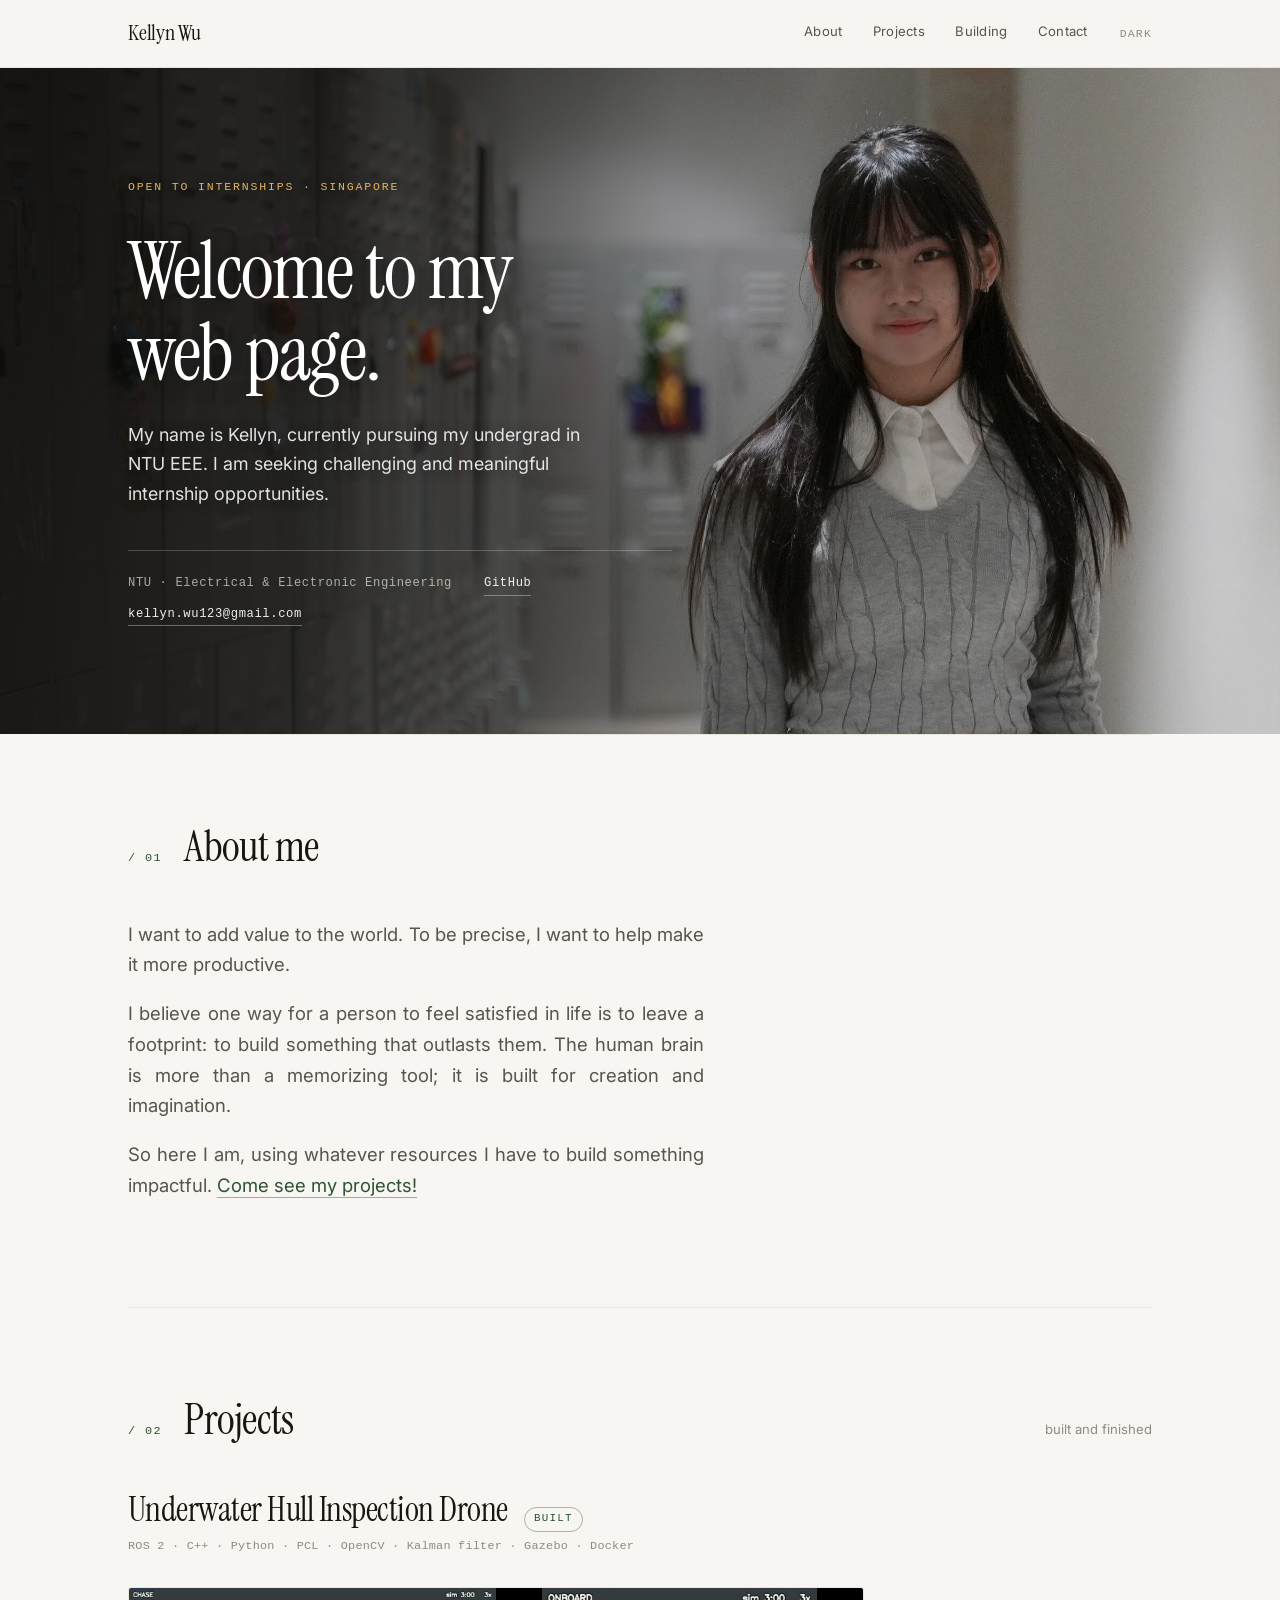
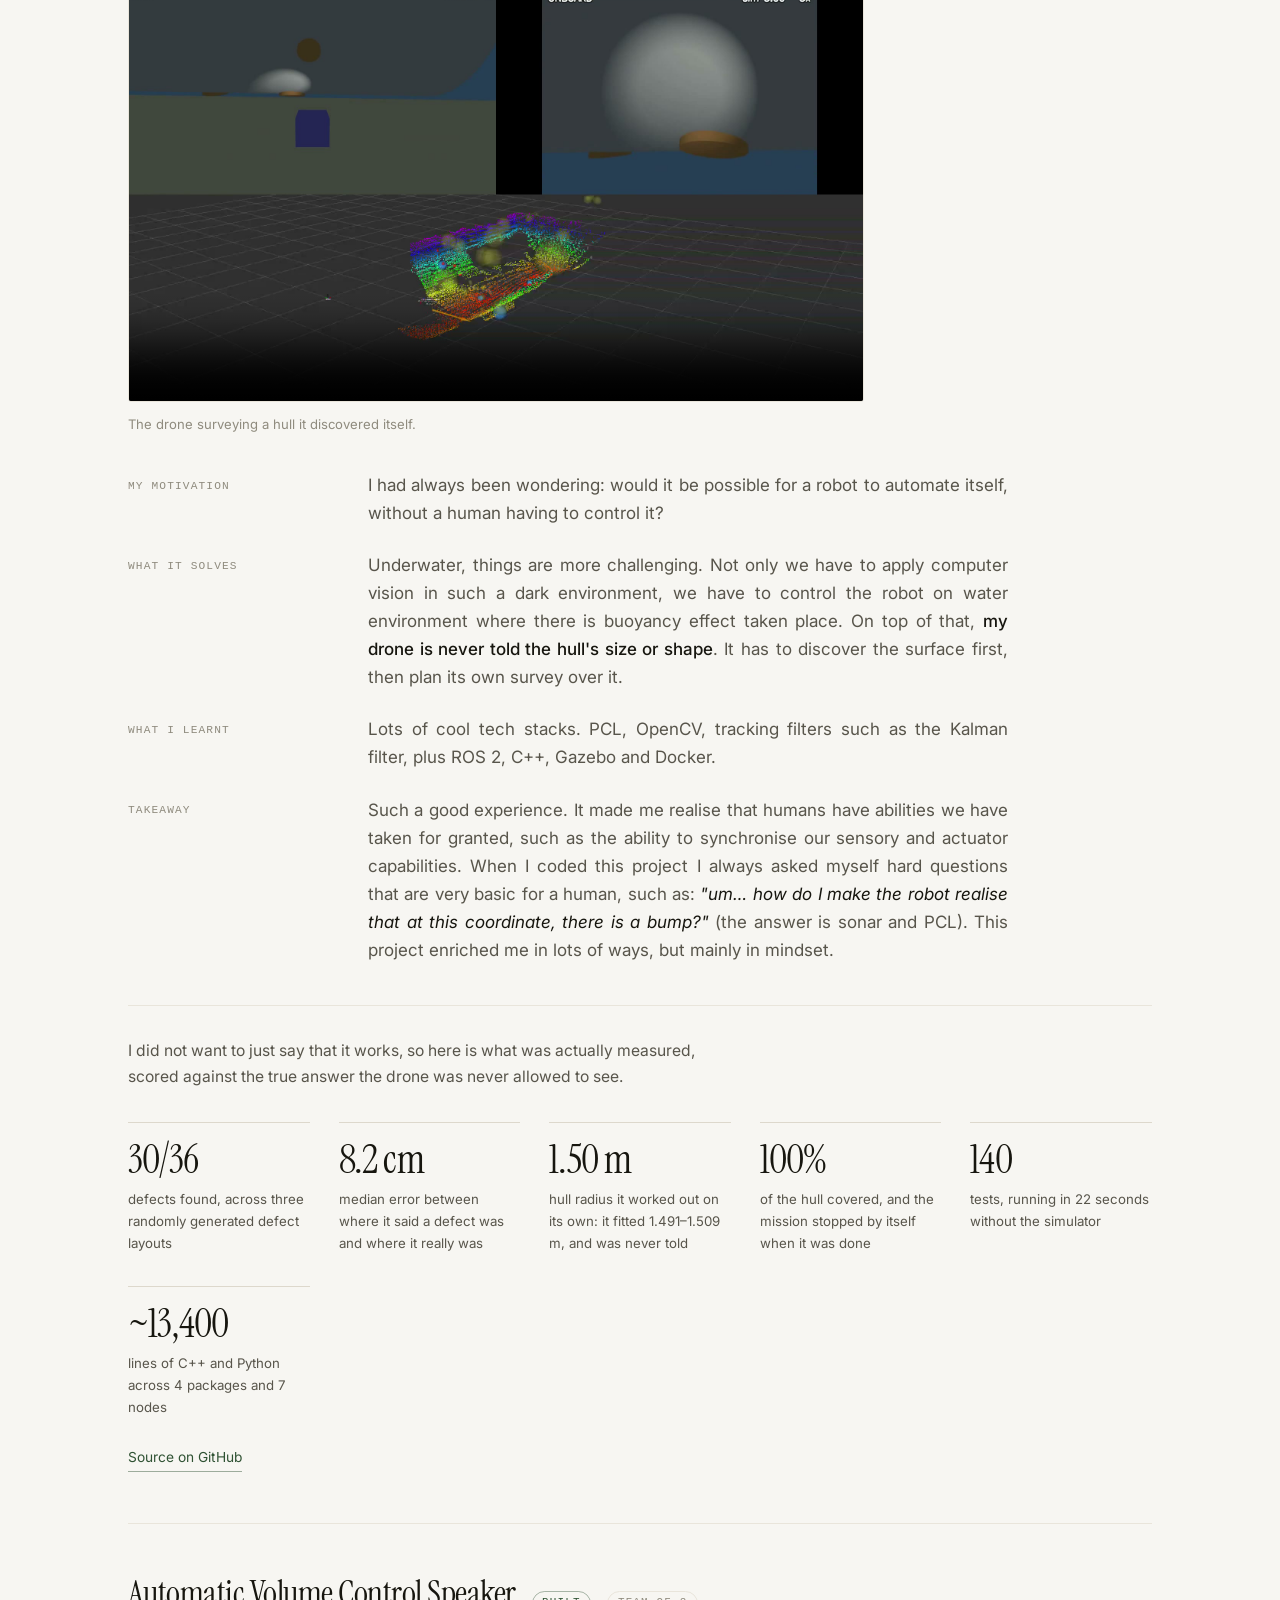
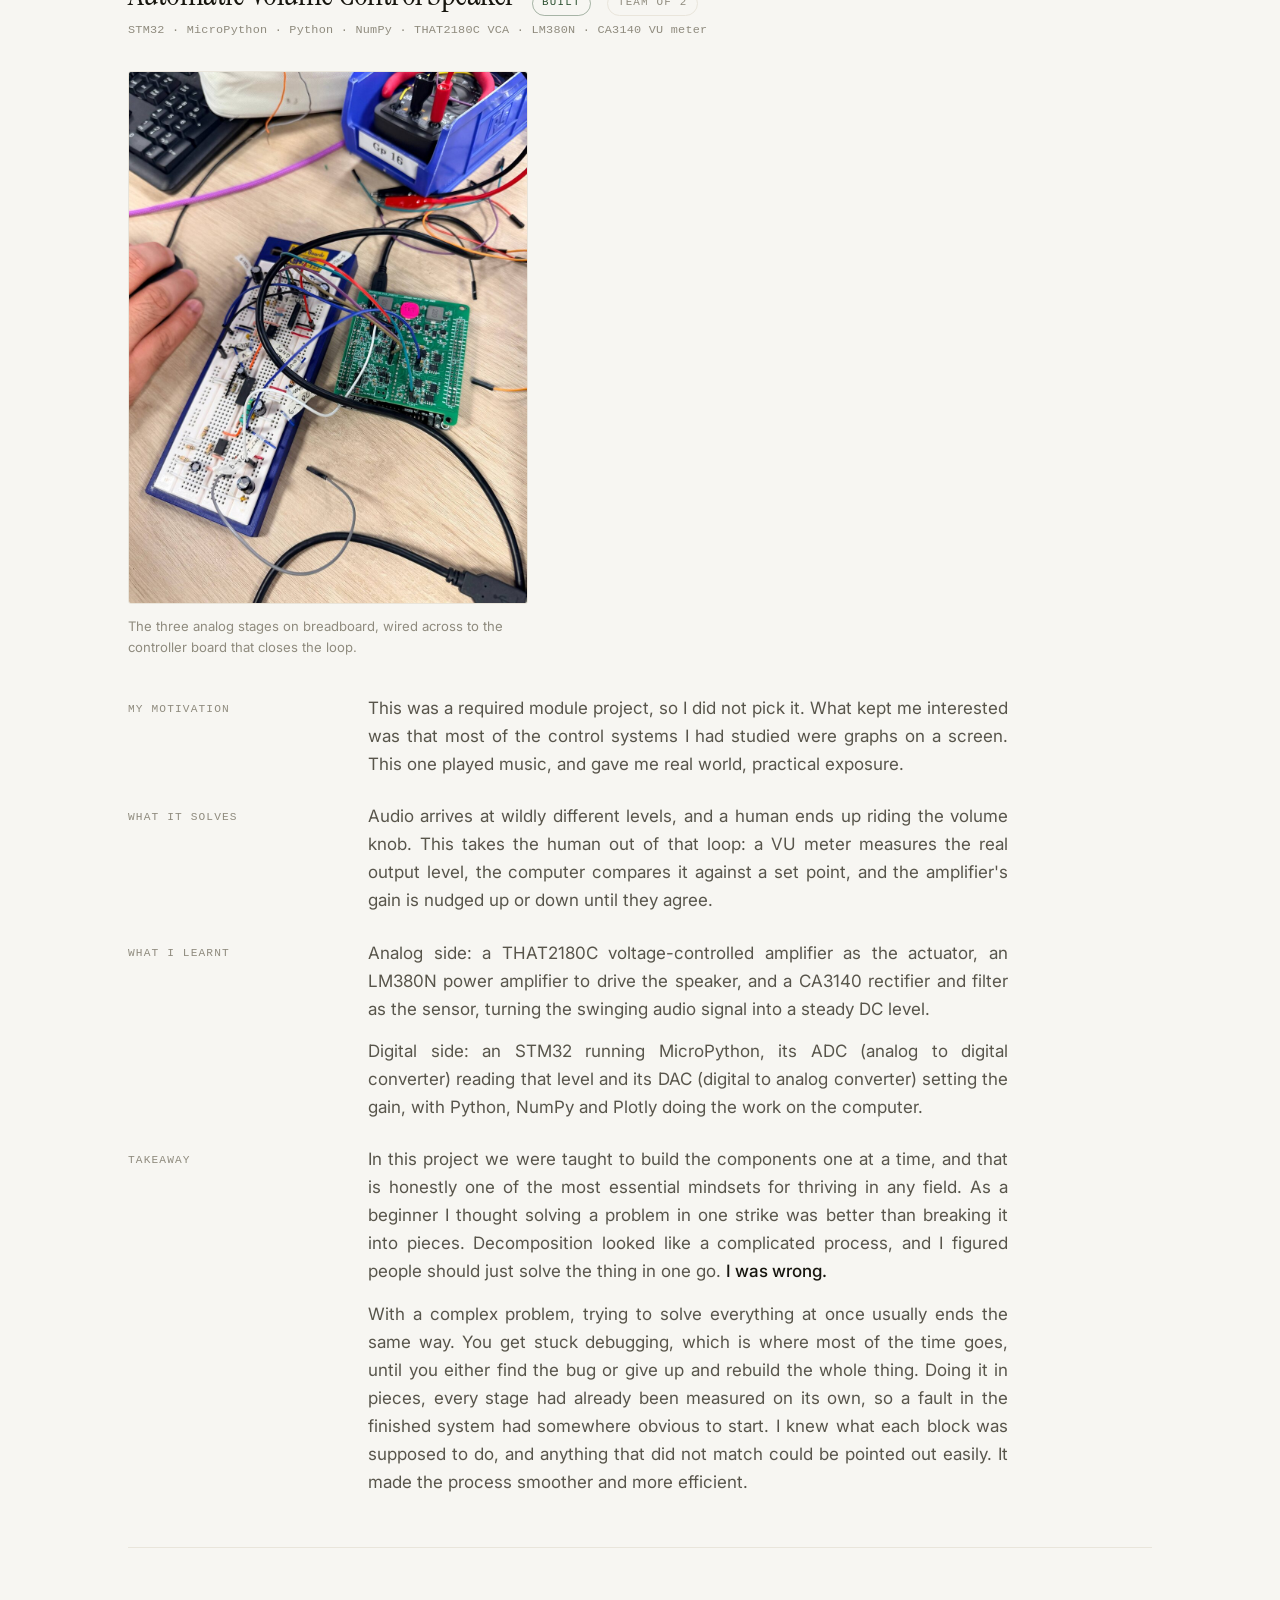
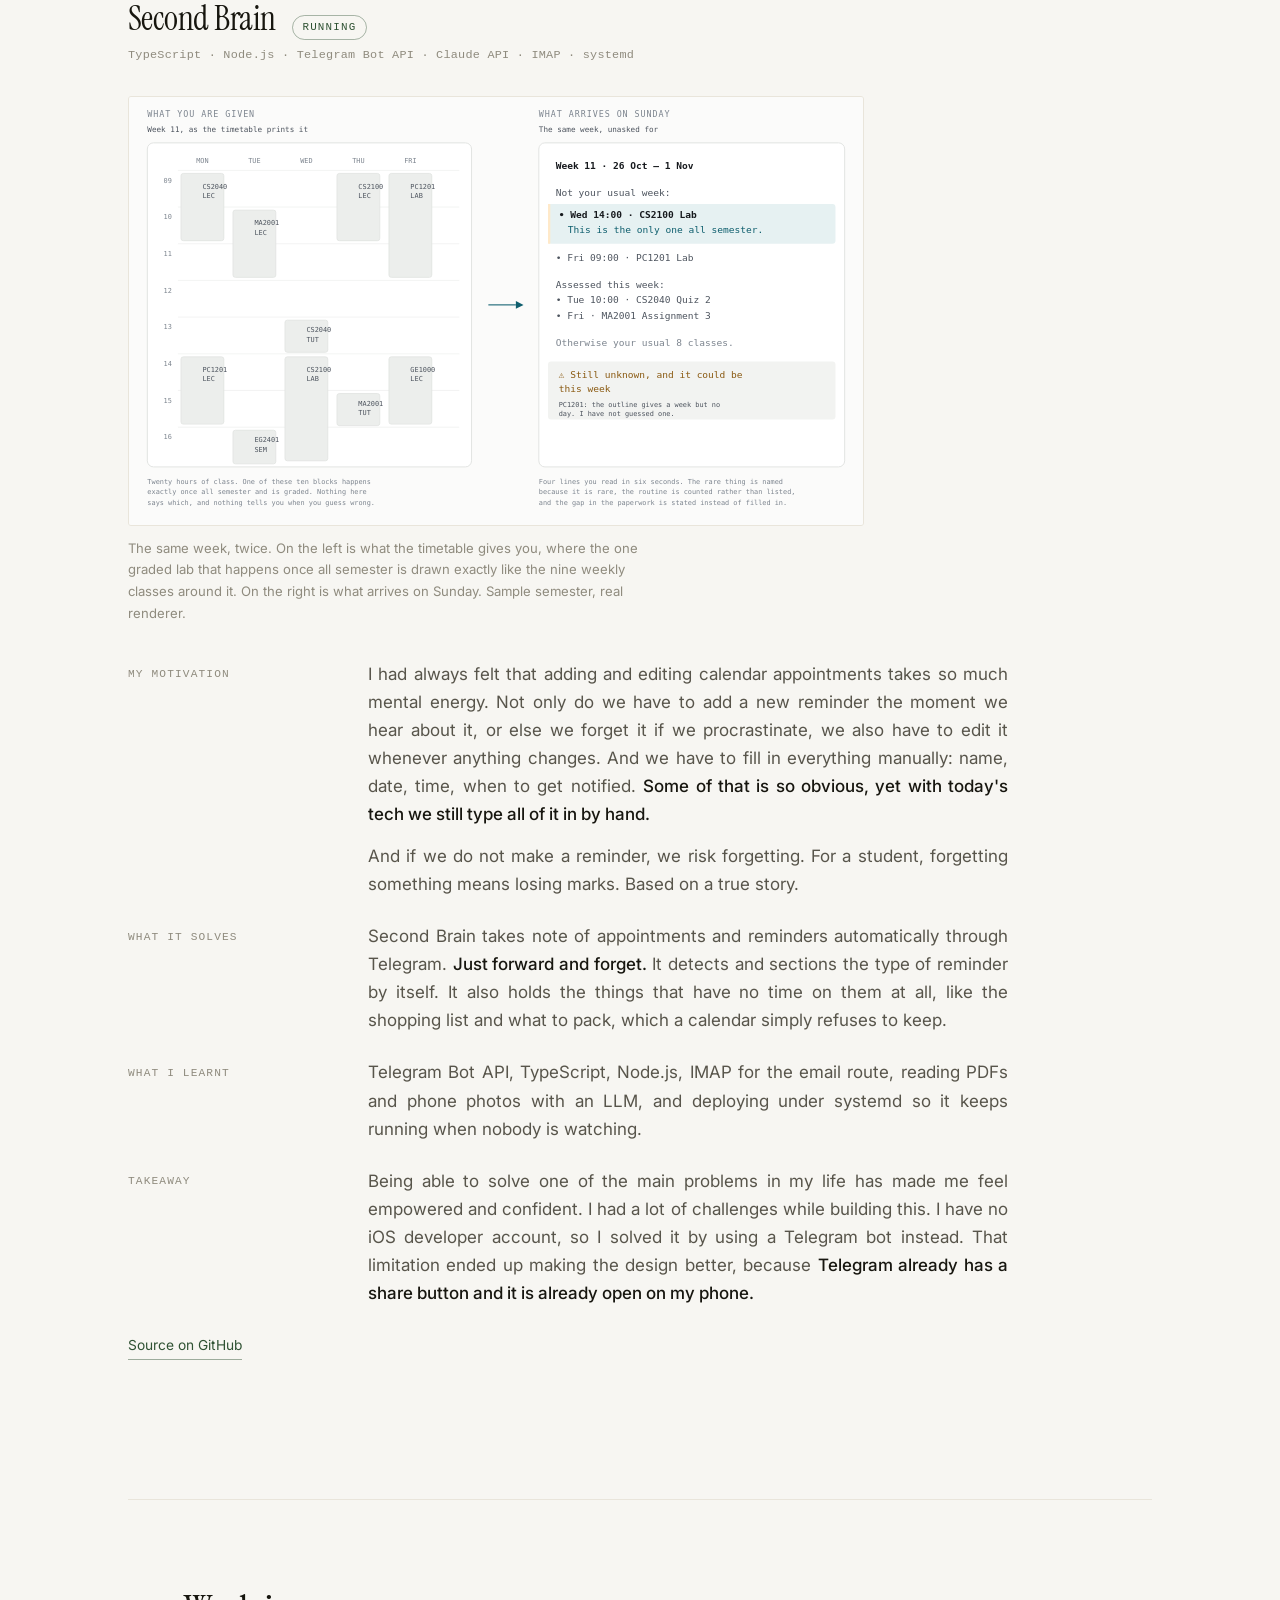
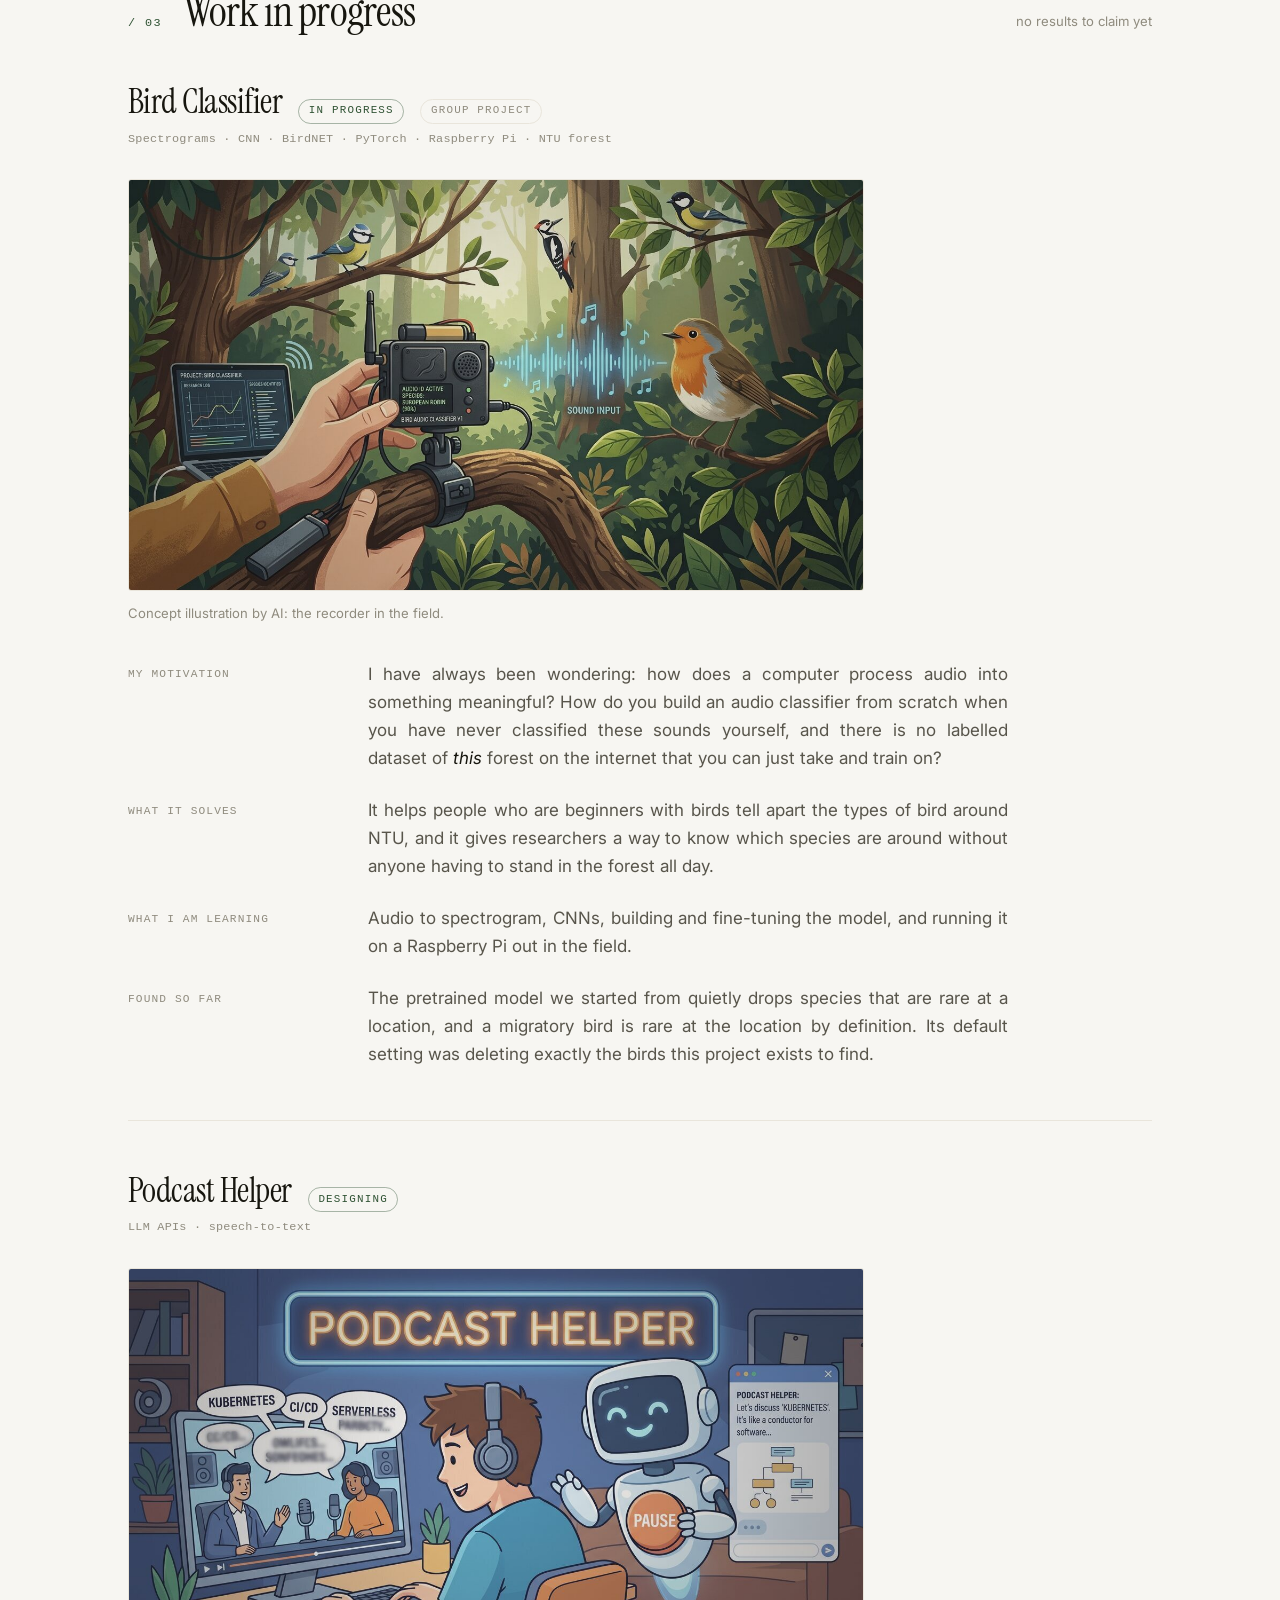
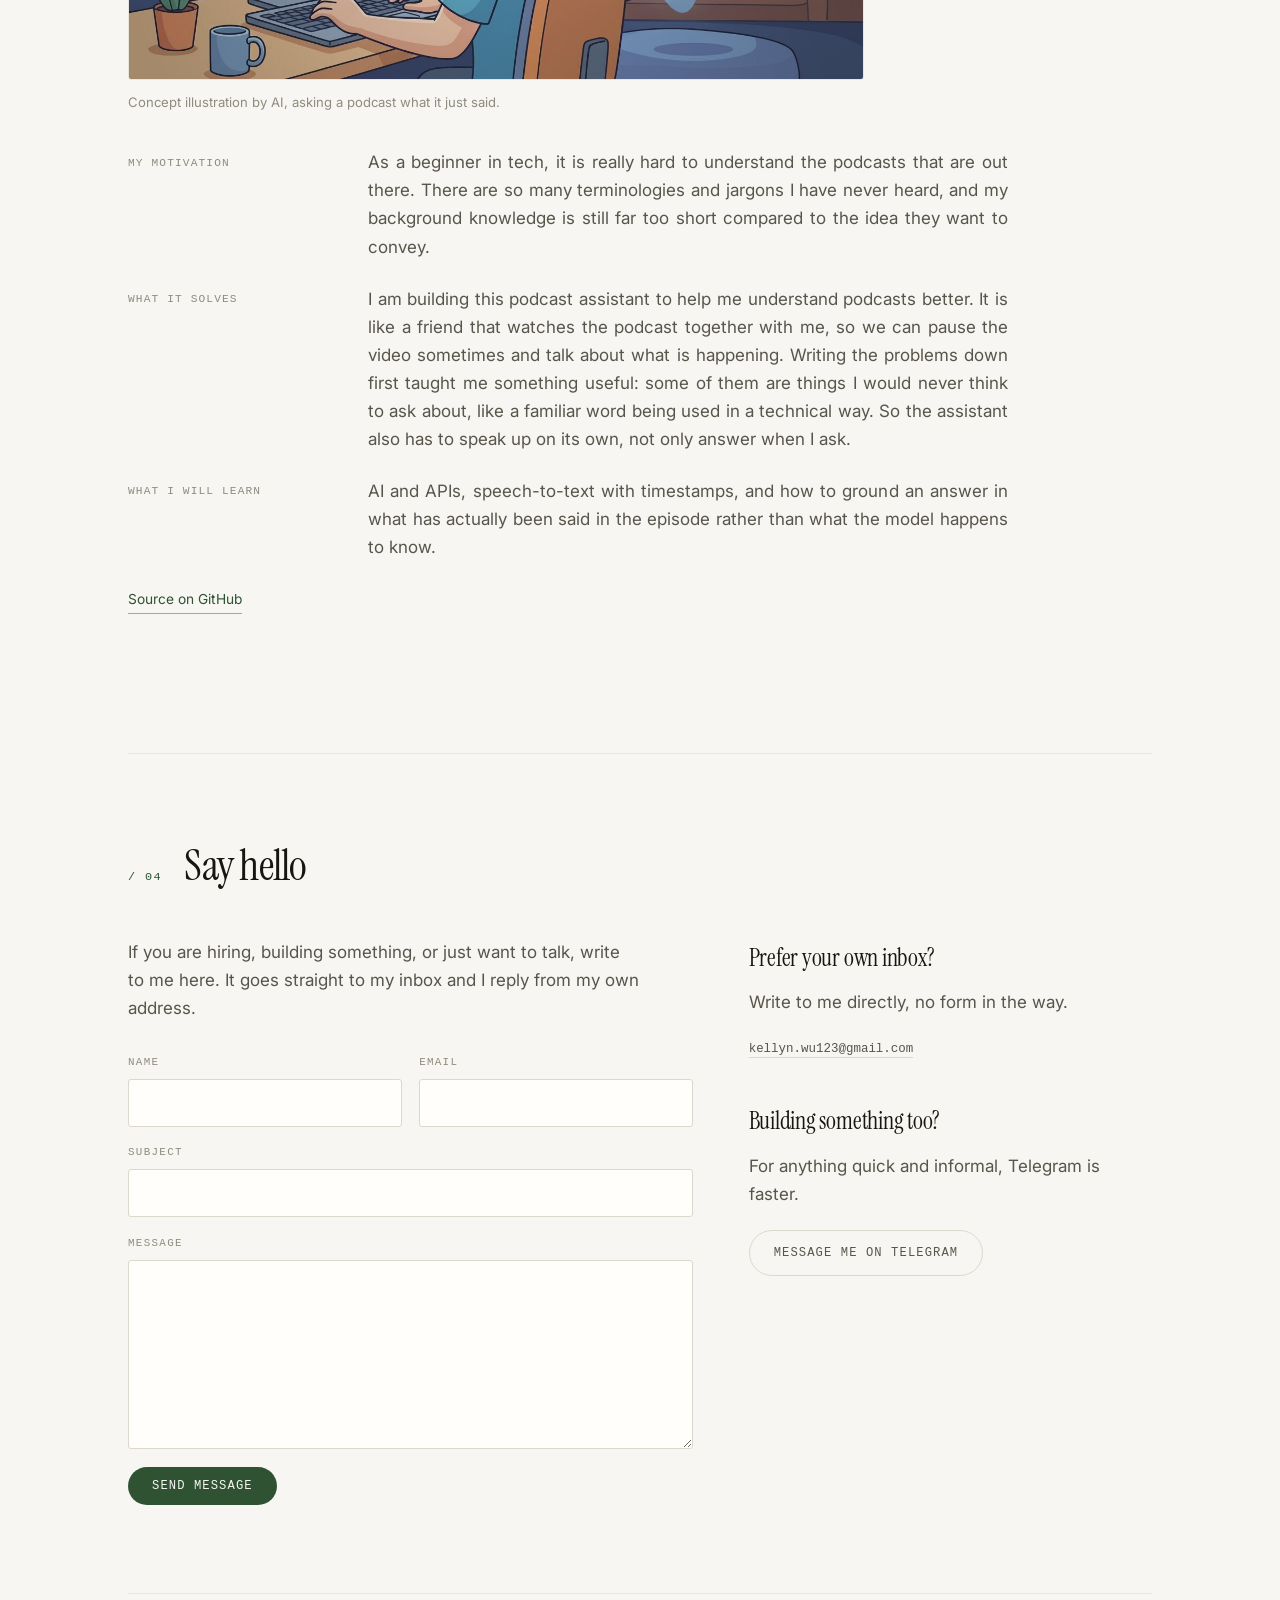
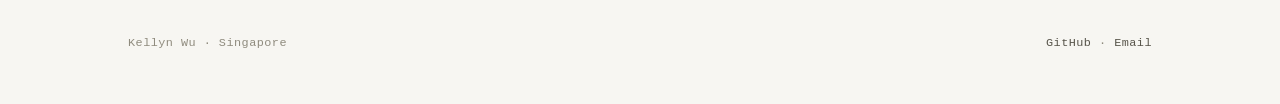
<file: index.html>
<!doctype html>
<html lang="en">
<head>
<meta charset="utf-8">
<meta name="viewport" content="width=device-width, initial-scale=1">
<title>Kellyn Wu</title>
<meta name="description" content="I am Kellyn, currently pursuing my undergrad in NTU EEE. I am seeking challenging and meaningful internship opportunities.">
<meta property="og:title" content="Kellyn Wu">
<meta property="og:description" content="Undergrad in NTU EEE. An autonomous underwater hull-inspection drone, a closed-loop audio amplifier, and a reminder bot that runs unattended.">
<meta property="og:type" content="website">
<meta property="og:url" content="https://kellynwu.com/">
<meta property="og:image" content="https://kellynwu.com/assets/og-image.png">
<meta property="og:image:width" content="1200">
<meta property="og:image:height" content="630">
<meta name="twitter:card" content="summary_large_image">
<link rel="preconnect" href="https://fonts.googleapis.com">
<link rel="preconnect" href="https://fonts.gstatic.com" crossorigin>
<link href="https://fonts.googleapis.com/css2?family=Instrument+Serif:ital@0;1&family=Inter:wght@400;500&display=swap" rel="stylesheet">
<link rel="stylesheet" href="style.css">
<link rel="icon" href="assets/favicon.svg?v=3" type="image/svg+xml">
<link rel="apple-touch-icon" href="assets/apple-touch-icon.png?v=3">
</head>
<body>

<div class="bar">
  <div class="wrap">
    <a class="name" href="/">Kellyn Wu</a>
    <nav>
      <a href="#about">About</a>
      <a href="#projects">Projects</a>
      <a href="#building">Building</a>
      <a href="#contact">Contact</a>
    </nav>
    <button class="theme" id="theme" type="button">Dark</button>
  </div>
</div>

<header class="hero">
  <img class="hero-img" src="assets/hero.jpg"
       alt="Kellyn Wu standing in a school corridor lined with lockers"
       width="2400" height="1350" fetchpriority="high">
  <div class="hero-scrim" aria-hidden="true"></div>
  <div class="wrap hero-inner">
    <p class="kicker">Open to internships · Singapore</p>
    <h1>Welcome to my web page.</h1>
    <p>
      My name is Kellyn, currently pursuing my undergrad in NTU EEE. I am seeking
      challenging and meaningful internship opportunities.
    </p>
    <div class="meta">
      <span>NTU · Electrical &amp; Electronic Engineering</span>
      <a href="https://github.com/KellynWu">GitHub</a>
      <a href="mailto:kellyn.wu123@gmail.com">kellyn.wu123@gmail.com</a>
    </div>
  </div>
</header>

<div class="wrap">

  <!-- ============ 01 ABOUT ============ -->
  <section id="about" class="about">
    <div class="head">
      <span class="idx">/ 01</span>
      <h2>About me</h2>
    </div>
    <p>
      I want to add value to the world. To be precise, I want to help make it more productive.
    </p>
    <p>
      I believe one way for a person to feel satisfied in life is to leave a footprint: to
      build something that outlasts them. The human brain is more than a memorizing tool; it is
      built for creation and imagination.
    </p>
    <p>
      So here I am, using whatever resources I have to build something impactful.
      <a class="inline" href="#projects">Come see my projects!</a>
    </p>
  </section>

  <!-- ============ 02 PROJECTS ============ -->
  <section id="projects">
    <div class="head">
      <span class="idx">/ 02</span>
      <h2>Projects</h2>
      <span class="note">built and finished</span>
    </div>

    <article class="proj">
      <div class="top">
        <h3>Underwater Hull Inspection Drone</h3>
        <span class="state">Built</span>
      </div>
      <p class="stack">ROS 2 · C++ · Python · PCL · OpenCV · Kalman filter · Gazebo · Docker</p>
      <!-- MEDIA SLOT: replace the <div class="ph"> with one of:
             <img src="assets/hull-1.jpg" alt="describe what is shown">
             <video src="assets/hull-1.mp4" controls muted loop playsinline poster="assets/hull-1.jpg"></video>
      -->
      <figure class="media" style="--ratio: 16 / 9">
        <video src="assets/hull-1.mp4" poster="assets/hull-1.jpg"
               controls muted loop playsinline preload="metadata"></video>
        <figcaption>The drone surveying a hull it discovered itself.</figcaption>
      </figure>
      <dl class="beats">
        <div class="beat">
          <dt>My motivation</dt>
          <dd>
            I had always been wondering: would it be possible for a robot to automate itself,
            without a human having to control it?
          </dd>
        </div>
        <div class="beat">
          <dt>What it solves</dt>
          <dd>
            Underwater, things are more challenging. Not only we have to apply computer vision
            in such a dark environment, we have to control the robot on water environment where
            there is buoyancy effect taken place. On top of that, <b>my drone is never told the
            hull's size or shape</b>. It has to discover the surface first, then plan its own
            survey over it.
          </dd>
        </div>
        <div class="beat">
          <dt>What I learnt</dt>
          <dd>
            Lots of cool tech stacks. PCL, OpenCV, tracking filters such as the Kalman filter,
            plus ROS 2, C++, Gazebo and Docker.
          </dd>
        </div>
        <div class="beat">
          <dt>Takeaway</dt>
          <dd>
            Such a good experience. It made me realise that humans have abilities we have taken
            for granted, such as the ability to synchronise our sensory and actuator
            capabilities. When I coded this project I always asked myself hard questions that
            are very basic for a human, such as: <em>"um… how do I make the robot realise that
            at this coordinate, there is a bump?"</em> (the answer is sonar and PCL). This
            project enriched me in lots of ways, but mainly in mindset.
          </dd>
        </div>
      </dl>
      <div class="proof">
        <p class="prooflead">
          I did not want to just say that it works, so here is what was actually measured,
          scored against the true answer the drone was never allowed to see.
        </p>
        <div class="figs">
          <div class="fig">
            <b>30/36</b>
            <span>defects found, across three randomly generated defect layouts</span>
          </div>
          <div class="fig">
            <b>8.2 cm</b>
            <span>median error between where it said a defect was and where it really was</span>
          </div>
          <div class="fig">
            <b>1.50 m</b>
            <span>hull radius it worked out on its own: it fitted 1.491–1.509 m, and was never told</span>
          </div>
          <div class="fig">
            <b>100%</b>
            <span>of the hull covered, and the mission stopped by itself when it was done</span>
          </div>
          <div class="fig">
            <b>140</b>
            <span>tests, running in 22 seconds without the simulator</span>
          </div>
          <div class="fig">
            <b>~13,400</b>
            <span>lines of C++ and Python across 4 packages and 7 nodes</span>
          </div>
        </div>
      </div>
      <div class="more">
        <a href="https://github.com/KellynWu/hull-inspection-auv">Source on GitHub</a>
      </div>
    </article>

    <article class="proj">
      <div class="top">
        <h3>Automatic Volume Control Speaker</h3>
        <span class="state">Built</span>
        <span class="team">Team of 2</span>
      </div>
      <p class="stack">STM32 · MicroPython · Python · NumPy · THAT2180C VCA · LM380N · CA3140 VU meter</p>
      <figure class="media portrait">
        <img src="assets/speaker-1.jpg" width="1050" height="1400" loading="lazy"
             alt="The audio amplifier built on breadboard, wired to the STM32 controller board, on the lab bench.">
        <figcaption>
          The three analog stages on breadboard, wired across to the controller board that
          closes the loop.
        </figcaption>
      </figure>
      <dl class="beats">
        <div class="beat">
          <dt>My motivation</dt>
          <dd>
            This was a required module project, so I did not pick it. What kept me interested
            was that most of the control systems I had studied were graphs on a screen. This one
            played music, and gave me real world, practical exposure.
          </dd>
        </div>
        <div class="beat">
          <dt>What it solves</dt>
          <dd>
            Audio arrives at wildly different levels, and a human ends up riding the volume knob.
            This takes the human out of that loop: a VU meter measures the real output level, the
            computer compares it against a set point, and the amplifier's gain is nudged up or
            down until they agree.
          </dd>
        </div>
        <div class="beat">
          <dt>What I learnt</dt>
          <dd>
            Analog side: a THAT2180C voltage-controlled amplifier as the actuator, an LM380N power
            amplifier to drive the speaker, and a CA3140 rectifier and filter as the sensor,
            turning the swinging audio signal into a steady DC level.
          </dd>
          <dd>
            Digital side: an STM32 running MicroPython, its ADC (analog to digital converter)
            reading that level and its DAC (digital to analog converter) setting the gain, with
            Python, NumPy and Plotly doing the work on the computer.
          </dd>
        </div>
        <div class="beat">
          <dt>Takeaway</dt>
          <dd>
            In this project we were taught to build the components one at a time, and that is
            honestly one of the most essential mindsets for thriving in any field. As a beginner I
            thought solving a problem in one strike was better than breaking it into pieces.
            Decomposition looked like a complicated process, and I figured people should just
            solve the thing in one go. <b>I was wrong.</b>
          </dd>
          <dd>
            With a complex problem, trying to solve everything at once usually ends the same way.
            You get stuck debugging, which is where most of the time goes, until you either find
            the bug or give up and rebuild the whole thing. Doing it in pieces, every stage had
            already been measured on its own, so a fault in the finished system had somewhere
            obvious to start. I knew what each block was supposed to do, and anything that did not
            match could be pointed out easily. It made the process smoother and more efficient.
          </dd>
        </div>
      </dl>
    </article>

    <article class="proj">
      <div class="top">
        <h3>Second Brain</h3>
        <span class="state">Running</span>
      </div>
      <p class="stack">TypeScript · Node.js · Telegram Bot API · Claude API · IMAP · systemd</p>
      <figure class="media">
        <img src="assets/timetable-vs-message.svg"
             alt="The same week twice. On the left a timetable grid of ten class blocks, all drawn identically. On the right the message the system sends, which names the one lab that happens only once all semester and states what it does not know.">
        <figcaption>
          The same week, twice. On the left is what the timetable gives you, where the one graded
          lab that happens once all semester is drawn exactly like the nine weekly classes around
          it. On the right is what arrives on Sunday. Sample semester, real renderer.
        </figcaption>
      </figure>

      <dl class="beats">
        <div class="beat">
          <dt>My motivation</dt>
          <dd>
            I had always felt that adding and editing calendar appointments takes so much mental
            energy. Not only do we have to add a new reminder the moment we hear about it, or
            else we forget it if we procrastinate, we also have to edit it whenever anything
            changes. And we have to fill in everything manually: name, date, time, when to get
            notified. <b>Some of that is so obvious, yet with today's tech we still type all of it
            in by hand.</b>
          </dd>
          <dd>
            And if we do not make a reminder, we risk forgetting. For a student, forgetting
            something means losing marks. Based on a true story.
          </dd>
        </div>
        <div class="beat">
          <dt>What it solves</dt>
          <dd>
            Second Brain takes note of appointments and reminders automatically through
            Telegram. <b>Just forward and forget.</b> It detects and sections the type of
            reminder by itself. It also holds the things that have no time on them at all, like
            the shopping list and what to pack, which a calendar simply refuses to keep.
          </dd>
        </div>
        <div class="beat">
          <dt>What I learnt</dt>
          <dd>
            Telegram Bot API, TypeScript, Node.js, IMAP for the email route, reading PDFs and
            phone photos with an LLM, and deploying under systemd so it keeps running when
            nobody is watching.
          </dd>
        </div>
        <div class="beat">
          <dt>Takeaway</dt>
          <dd>
            Being able to solve one of the main problems in my life has made me feel empowered and
            confident. I had a lot of challenges while building this. I have no iOS developer
            account, so I solved it by using a Telegram bot instead. That limitation ended up
            making the design better, because <b>Telegram already has a share button and it is
            already open on my phone.</b>
          </dd>
        </div>
      </dl>
      <div class="more">
        <a href="https://github.com/KellynWu/second-brain">Source on GitHub</a>
      </div>
    </article>
  </section>

  <!-- ============ 03 BUILDING ============ -->
  <section id="building">
    <div class="head">
      <span class="idx">/ 03</span>
      <h2>Work in progress</h2>
      <span class="note">no results to claim yet</span>
    </div>

    <article class="proj">
      <div class="top">
        <h3>Bird Classifier</h3>
        <span class="state">In progress</span>
        <span class="team">Group project</span>
      </div>
      <p class="stack">Spectrograms · CNN · BirdNET · PyTorch · Raspberry Pi · NTU forest</p>
      <!-- MEDIA SLOT: replace the <div class="ph"> with one of:
             <img src="assets/bird-1.jpg" alt="describe what is shown">
             <video src="assets/bird-1.mp4" controls muted loop playsinline poster="assets/bird-1.jpg"></video>
      -->
      <figure class="media" style="--ratio: 16 / 9">
        <img src="assets/bird-1.jpg"
             alt="Illustration: a field recorder clipped to a branch identifying birdsong in a forest">
        <figcaption>Concept illustration by AI: the recorder in the field.</figcaption>
      </figure>
      <dl class="beats">
        <div class="beat">
          <dt>My motivation</dt>
          <dd>
            I have always been wondering: how does a computer process audio into something
            meaningful? How do you build an audio classifier from scratch when you have never
            classified these sounds yourself, and there is no labelled dataset of <em>this</em>
            forest on the internet that you can just take and train on?
          </dd>
        </div>
        <div class="beat">
          <dt>What it solves</dt>
          <dd>
            It helps people who are beginners with birds tell apart the types of bird around NTU,
            and it gives researchers a way to know which species are around without anyone having
            to stand in the forest all day.
          </dd>
        </div>
        <div class="beat">
          <dt>What I am learning</dt>
          <dd>
            Audio to spectrogram, CNNs, building and fine-tuning the model, and running it on a
            Raspberry Pi out in the field.
          </dd>
        </div>
        <div class="beat">
          <dt>Found so far</dt>
          <dd>
            The pretrained model we started from quietly drops species that are rare at a
            location, and a migratory bird is rare at the location by definition. Its default
            setting was deleting exactly the birds this project exists to find.
          </dd>
        </div>
      </dl>
    </article>

    <article class="proj">
      <div class="top">
        <h3>Podcast Helper</h3>
        <span class="state">Designing</span>
      </div>
      <p class="stack">LLM APIs · speech-to-text</p>
      <!-- MEDIA SLOT: replace the <div class="ph"> with one of:
             <img src="assets/podcast-1.jpg" alt="describe what is shown">
             <video src="assets/podcast-1.mp4" controls muted loop playsinline poster="assets/podcast-1.jpg"></video>
      -->
      <figure class="media" style="--ratio: 16 / 9">
        <img src="assets/podcast-1.jpg"
             alt="Illustration: a listener pausing a podcast while an assistant explains a term">
        <figcaption>Concept illustration by AI, asking a podcast what it just said.</figcaption>
      </figure>
      <dl class="beats">
        <div class="beat">
          <dt>My motivation</dt>
          <dd>
            As a beginner in tech, it is really hard to understand the podcasts that are out
            there. There are so many terminologies and jargons I have never heard, and my
            background knowledge is still far too short compared to the idea they want to convey.
          </dd>
        </div>
        <div class="beat">
          <dt>What it solves</dt>
          <dd>
            I am building this podcast assistant to help me understand podcasts better. It is like
            a friend that watches the podcast together with me, so we can pause the video
            sometimes and talk about what is happening. Writing the problems down first taught me
            something useful: some of them are things I would never think to ask about, like a
            familiar word being used in a technical way. So the assistant also has to speak up on
            its own, not only answer when I ask.
          </dd>
        </div>
        <div class="beat">
          <dt>What I will learn</dt>
          <dd>
            AI and APIs, speech-to-text with timestamps, and how to ground an answer in what has
            actually been said in the episode rather than what the model happens to know.
          </dd>
        </div>
      </dl>
      <div class="more">
        <a href="https://github.com/KellynWu/podcast-helper">Source on GitHub</a>
      </div>
    </article>
  </section>

  <!-- ============ 04 CONTACT ============ -->
  <section id="contact">
    <div class="head">
      <span class="idx">/ 04</span>
      <h2>Say hello</h2>
    </div>
    <div class="contact-grid">

      <div class="formwrap">
        <p class="formlead">
          If you are hiring, building something, or just want to talk, write to me
          here. It goes straight to my inbox and I reply from my own address.
        </p>

        <form id="contact-form" class="cform" action="https://api.web3forms.com/submit" method="POST">

          <!-- Get a free key at https://web3forms.com and paste it below. -->
          <input type="hidden" name="access_key" value="db83c5a4-3e45-4e14-8550-b1feda0645a0">
          <input type="hidden" name="from_name" value="kellynwu.com">
          <input type="checkbox" name="botcheck" class="hp" tabindex="-1" autocomplete="off" aria-hidden="true">

          <div class="row">
            <p class="field">
              <label for="cf-name">Name</label>
              <input id="cf-name" name="name" type="text" autocomplete="name" required>
            </p>
            <p class="field">
              <label for="cf-email">Email</label>
              <input id="cf-email" name="email" type="email" autocomplete="email" required>
            </p>
          </div>

          <p class="field">
            <label for="cf-subject">Subject</label>
            <input id="cf-subject" name="subject" type="text" required>
          </p>

          <p class="field">
            <label for="cf-message">Message</label>
            <textarea id="cf-message" name="message" rows="7" required></textarea>
          </p>

          <div class="formfoot">
            <button class="btn" type="submit" id="cf-send">Send message</button>
            <span class="cf-status" id="cf-status" role="status" aria-live="polite"></span>
          </div>
        </form>
      </div>

      <aside class="routes-side">
        <div class="route">
          <h3>Prefer your own inbox?</h3>
          <p>Write to me directly, no form in the way.</p>
          <p class="addr"><a href="mailto:kellyn.wu123@gmail.com">kellyn.wu123@gmail.com</a></p>
        </div>
        <div class="route">
          <h3>Building something too?</h3>
          <p>For anything quick and informal, Telegram is faster.</p>
          <a class="btn ghost" href="https://t.me/kellynwu">Message me on Telegram</a>
        </div>
      </aside>

    </div>
  </section>

  <footer>
    <span>Kellyn Wu · Singapore</span>
    <span>
      <a href="https://github.com/KellynWu">GitHub</a> ·
      <a href="mailto:kellyn.wu123@gmail.com">Email</a>
    </span>
  </footer>

</div>

<script>
  (function () {
    var root = document.documentElement, btn = document.getElementById('theme');
    var saved = null;
    try { saved = localStorage.getItem('theme'); } catch (e) {}
    if (saved) root.setAttribute('data-theme', saved);
    function isDark() {
      var t = root.getAttribute('data-theme');
      if (t) return t === 'dark';
      return matchMedia('(prefers-color-scheme: dark)').matches;
    }
    function label() { btn.textContent = isDark() ? 'Light' : 'Dark'; }
    label();
    btn.addEventListener('click', function () {
      var next = isDark() ? 'light' : 'dark';
      root.setAttribute('data-theme', next);
      try { localStorage.setItem('theme', next); } catch (e) {}
      label();
    });
  })();
</script>

<script>
  (function () {
    var form = document.getElementById('contact-form');
    if (!form) return;
    var status = document.getElementById('cf-status');
    var send = document.getElementById('cf-send');
    var FALLBACK = 'That did not send. Please email me at '
      + '<a href="mailto:kellyn.wu123@gmail.com">kellyn.wu123@gmail.com</a>.';

    form.addEventListener('submit', function (e) {
      e.preventDefault();
      status.className = 'cf-status';
      status.textContent = 'Sending...';
      send.disabled = true;

      var data = {};
      new FormData(form).forEach(function (v, k) { data[k] = v; });

      fetch(form.action, {
        method: 'POST',
        headers: { 'Content-Type': 'application/json', 'Accept': 'application/json' },
        body: JSON.stringify(data)
      })
        .then(function (r) {
          return r.json().then(function (j) { return { ok: r.ok, body: j }; });
        })
        .then(function (res) {
          if (!res.ok || !res.body.success) throw new Error('rejected');
          form.reset();
          status.className = 'cf-status good';
          status.textContent = 'Thank you, that reached me. I will reply soon.';
        })
        .catch(function () {
          status.className = 'cf-status bad';
          status.innerHTML = FALLBACK;
        })
        .then(function () { send.disabled = false; });
    });
  })();
</script>

</body>
</html>
</file>
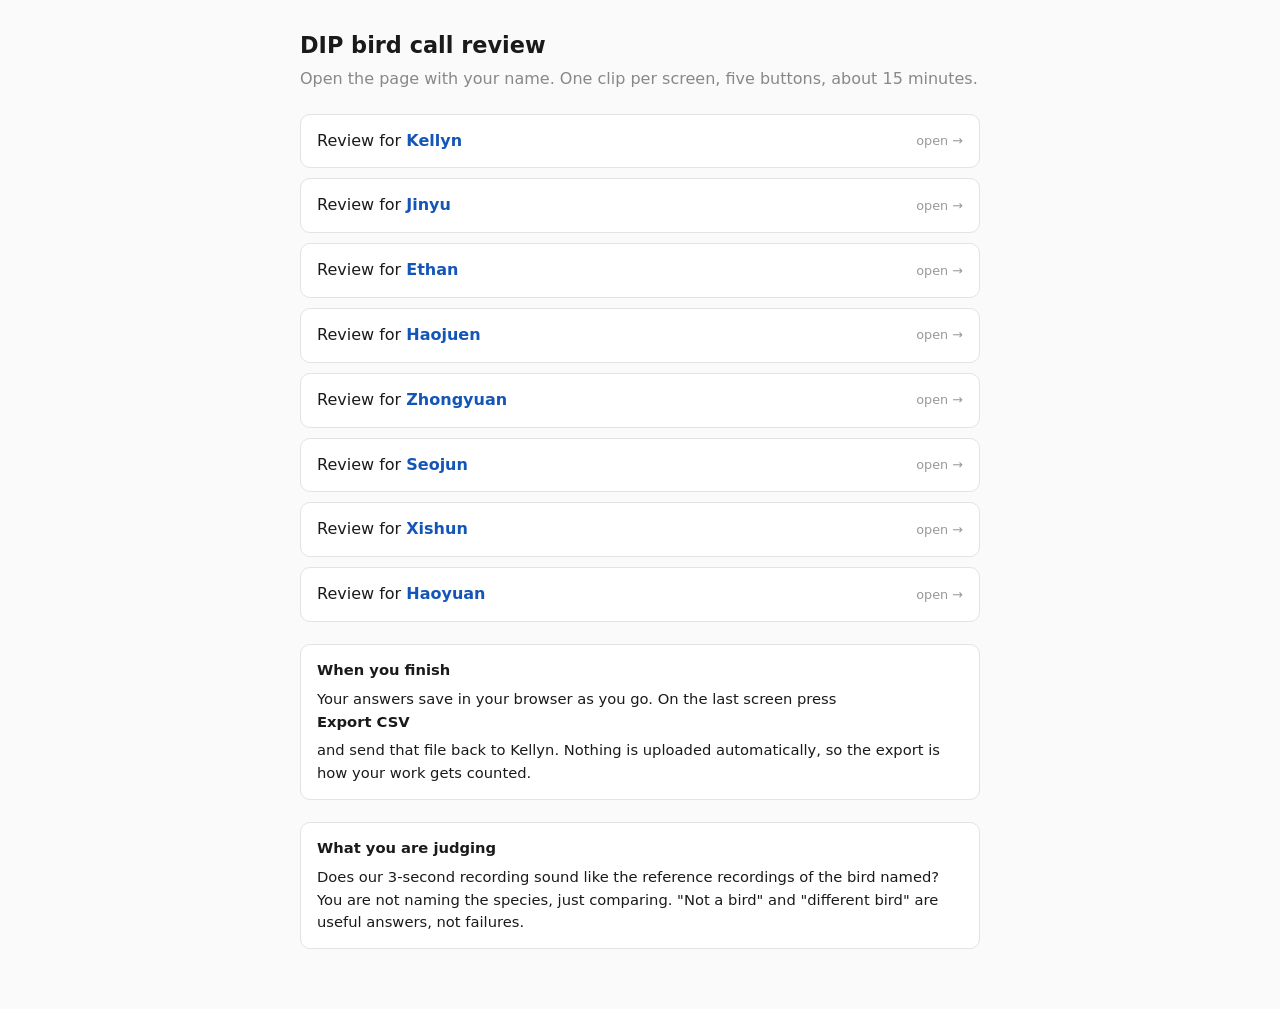
<file: review/index.html>
<!doctype html>
<html lang="en"><head>
<meta charset="utf-8"><meta name="viewport" content="width=device-width, initial-scale=1">
<title>DIP bird review</title>
<style>
  :root { color-scheme: light dark; --fg:#1a1a1a; --bg:#fafafa; --card:#fff; --line:#e3e3e3; --link:#1456b8; }
  @media (prefers-color-scheme: dark){ :root{ --fg:#e8e8e8; --bg:#161616; --card:#1e1e1e; --line:#333; --link:#6fb0ff; } }
  body{ margin:0; font:16px/1.55 system-ui,sans-serif; color:var(--fg); background:var(--bg); }
  main{ max-width:680px; margin:0 auto; padding:28px 18px 60px; }
  h1{ font-size:1.4rem; margin:0 0 4px; } .sub{ color:#888; margin:0 0 22px; }
  ol{ list-style:none; padding:0; margin:0; display:grid; gap:10px; }
  a.card{ display:flex; justify-content:space-between; align-items:center; gap:12px; text-decoration:none;
          background:var(--card); border:1px solid var(--line); border-radius:10px; padding:14px 16px; color:var(--fg); }
  a.card:hover{ border-color:var(--link); } a.card b{ color:var(--link); } .tag{ font-size:.8rem; color:#999; }
  .note{ background:var(--card); border:1px solid var(--line); border-radius:10px; padding:14px 16px; margin-top:22px; font-size:.92rem; }
  .note b{ display:block; margin-bottom:6px; } code{ background:rgba(128,128,128,.15); padding:1px 5px; border-radius:4px; }
</style></head><body><main>
<h1>DIP bird call review</h1>
<p class="sub">Open the page with your name. One clip per screen, five buttons, about 15 minutes.</p>
<ol id="list"></ol>
<div class="note"><b>When you finish</b>
Your answers save in your browser as you go. On the last screen press <b>Export CSV</b> and send that file
back to Kellyn. Nothing is uploaded automatically, so the export is how your work gets counted.</div>
<div class="note"><b>What you are judging</b>
Does our 3-second recording sound like the reference recordings of the bird named? You are not naming the
species, just comparing. "Not a bird" and "different bird" are useful answers, not failures.</div>
</main>
<script>
const people = ["kellyn","jinyu","ethan","haojuen","zhongyuan","seojun","xishun","haoyuan"];
const list = document.getElementById("list");
for (const p of people){
  const a = document.createElement("a");
  a.className = "card"; a.href = "review_" + p + "_tm.html";
  a.innerHTML = '<span>Review for <b>'+ p.charAt(0).toUpperCase()+p.slice(1) +'</b></span><span class="tag">open &rarr;</span>';
  list.appendChild(a);
}
</script></body></html>
</file>
<file: style.css>
/* Kellyn Wu, personal site */

:root {
  --bg:      #f7f6f2;
  --panel:   #fffefb;
  --ink:     #17160f;
  --soft:    #58554b;
  --faint:   #8f8b7e;
  --rule:    #ddd8cc;
  --hair:    #e9e5db;
  --accent:  #2f5233;
  --wrap:    68rem;
  --serif: "Instrument Serif", "Iowan Old Style", Georgia, "Times New Roman", serif;
  --sans:  "Inter", -apple-system, BlinkMacSystemFont, "Segoe UI", Roboto, Arial, sans-serif;
  --mono:  ui-monospace, "SF Mono", "JetBrains Mono", Menlo, monospace;
  color-scheme: light;
}

:root[data-theme="dark"] {
  --bg:     #131210;
  --panel:  #191815;
  --ink:    #edeae2;
  --soft:   #a39f94;
  --faint:  #726e64;
  --rule:   #2c2a25;
  --hair:   #232120;
  --accent: #d9ab52;
  color-scheme: dark;
}

@media (prefers-color-scheme: dark) {
  :root:not([data-theme="light"]) {
    --bg:     #131210;
    --panel:  #191815;
    --ink:    #edeae2;
    --soft:   #a39f94;
    --faint:  #726e64;
    --rule:   #2c2a25;
    --hair:   #232120;
    --accent: #d9ab52;
    color-scheme: dark;
  }
}

* { box-sizing: border-box; }
html { -webkit-text-size-adjust: 100%; scroll-behavior: smooth; }

body {
  margin: 0;
  background: var(--bg);
  color: var(--ink);
  font-family: var(--sans);
  font-size: 17px;
  line-height: 1.65;
  font-weight: 400;
  -webkit-font-smoothing: antialiased;
}

.wrap { max-width: var(--wrap); margin: 0 auto; padding: 0 2rem; }

a { color: inherit; text-decoration: none; }

/* ---------- top bar ---------- */

.bar {
  position: sticky; top: 0; z-index: 30;
  background: color-mix(in srgb, var(--bg) 90%, transparent);
  backdrop-filter: blur(12px) saturate(1.4);
  border-bottom: 1px solid var(--hair);
}
.bar .wrap { display: flex; align-items: center; height: 4.2rem; gap: 2rem; }
.bar .name { font-family: var(--serif); font-size: 1.35rem; margin-right: auto; letter-spacing: -0.01em; }
.bar nav { display: flex; gap: 1.9rem; font-size: 0.82rem; letter-spacing: 0.02em; }
.bar nav a { color: var(--soft); padding-bottom: 2px; border-bottom: 1px solid transparent; }
.bar nav a:hover { color: var(--ink); border-bottom-color: var(--accent); }
.theme {
  background: none; border: none; cursor: pointer; padding: 0;
  color: var(--faint); font-family: var(--mono); font-size: 0.72rem;
  letter-spacing: 0.1em; text-transform: uppercase;
}
.theme:hover { color: var(--accent); }
@media (max-width: 46rem) { .bar nav { display: none; } }

/* ---------- hero ---------- */

.hero {
  position: relative;
  display: flex; align-items: center;
  min-height: clamp(28rem, 74vh, 46rem);
  padding: 5rem 0;
  overflow: hidden;
  background: #14130f;
}
.hero-img {
  position: absolute; inset: 0; z-index: 0;
  width: 100%; height: 100%;
  object-fit: cover; object-position: 72% 50%;
}
.hero-scrim {
  position: absolute; inset: 0; z-index: 1;
  background: linear-gradient(95deg,
    rgba(12,11,9,0.92) 0%,
    rgba(12,11,9,0.84) 24%,
    rgba(12,11,9,0.55) 44%,
    rgba(12,11,9,0.14) 62%,
    rgba(12,11,9,0)    74%);
}
.hero-inner { position: relative; z-index: 2; width: 100%; }

.hero .kicker {
  font-family: var(--mono); font-size: 0.72rem; letter-spacing: 0.16em;
  text-transform: uppercase; color: #e0b45f; margin: 0 0 2.2rem;
}
.hero h1 {
  font-family: var(--serif); font-weight: 400;
  font-size: clamp(2.6rem, 6.4vw, 5rem);
  line-height: 1.02; letter-spacing: -0.022em;
  margin: 0 0 1.6rem; max-width: 13ch; color: #fff;
  text-shadow: 0 1px 26px rgba(0,0,0,0.38);
}
.hero p {
  font-size: 1.12rem; color: rgba(255,255,255,0.87);
  max-width: 30rem; margin: 0 0 1rem;
  text-shadow: 0 1px 14px rgba(0,0,0,0.34);
}
.hero .meta {
  margin-top: 2.6rem; padding-top: 1.4rem;
  border-top: 1px solid rgba(255,255,255,0.22);
  display: flex; flex-wrap: wrap; gap: 0.5rem 2rem;
  font-family: var(--mono); font-size: 0.76rem; letter-spacing: 0.05em;
  color: rgba(255,255,255,0.62); max-width: 34rem;
}
.hero .meta a { color: rgba(255,255,255,0.92); border-bottom: 1px solid rgba(255,255,255,0.34); padding-bottom: 1px; }
.hero .meta a:hover { color: #e0b45f; border-bottom-color: #e0b45f; }

@media (max-width: 52rem) {
  .hero {
    min-height: 42rem; padding: 3rem 0 3.2rem;
    align-items: flex-end;
  }
  .hero-img { object-position: 66% 18%; }
  .hero-scrim {
    background: linear-gradient(180deg,
      rgba(12,11,9,0.46) 0%,
      rgba(12,11,9,0.22) 26%,
      rgba(12,11,9,0.64) 52%,
      rgba(12,11,9,0.90) 78%,
      rgba(12,11,9,0.96) 100%);
  }
  .hero h1 { max-width: 12ch; margin-bottom: 1.2rem; }
  .hero p  { max-width: 26rem; }
  .hero .meta { margin-top: 1.8rem; }
}

/* ---------- sections ---------- */

section { padding: 5.5rem 0; border-top: 1px solid var(--hair); }

.head { display: flex; align-items: baseline; gap: 1.4rem; margin-bottom: 3rem; }
.head .idx {
  font-family: var(--mono); font-size: 0.74rem; letter-spacing: 0.12em;
  color: var(--accent); white-space: nowrap;
}
.head h2 {
  font-family: var(--serif); font-weight: 400;
  font-size: clamp(1.9rem, 3.6vw, 2.7rem); line-height: 1.1;
  letter-spacing: -0.018em; margin: 0;
}
.head .note { margin-left: auto; font-size: 0.82rem; color: var(--faint); text-align: right; }
@media (max-width: 46rem) { .head .note { display: none; } }

/* ---------- about ---------- */

.about p { font-size: 1.16rem; color: var(--soft); max-width: 36rem; margin: 0 0 1.15rem; }
.about p:first-child { color: var(--ink); font-size: 1.3rem; font-family: var(--serif); line-height: 1.42; }

/* ---------- projects ---------- */

.proj { padding: 3.2rem 0; border-top: 1px solid var(--hair); }
.proj:first-of-type { border-top: none; padding-top: 0; }

.proj .top { display: flex; align-items: baseline; gap: 1rem; flex-wrap: wrap; margin-bottom: 0.35rem; }
.proj h3 {
  font-family: var(--serif); font-weight: 400;
  font-size: clamp(1.6rem, 3vw, 2.15rem); line-height: 1.12;
  letter-spacing: -0.015em; margin: 0;
}
.proj .state {
  font-family: var(--mono); font-size: 0.68rem; letter-spacing: 0.11em;
  text-transform: uppercase; color: var(--accent);
  border: 1px solid color-mix(in srgb, var(--accent) 40%, transparent);
  border-radius: 999px; padding: 0.16rem 0.6rem;
}
.proj .team {
  font-family: var(--mono); font-size: 0.68rem; letter-spacing: 0.11em;
  text-transform: uppercase; color: var(--faint);
  border: 1px solid var(--hair);
  border-radius: 999px; padding: 0.16rem 0.6rem;
}
.proj .stack {
  font-family: var(--mono); font-size: 0.74rem; color: var(--faint);
  letter-spacing: 0.02em; margin: 0 0 1.9rem;
}

.beats { margin: 0; display: grid; gap: 1.5rem; }
.beat { display: grid; grid-template-columns: 13rem 1fr; column-gap: 2rem; row-gap: 0; }
.beat dt {
  font-family: var(--mono); font-size: 0.7rem; letter-spacing: 0.1em;
  text-transform: uppercase; color: var(--faint); padding-top: 0.34rem;
}
.beat dd { margin: 0; color: var(--soft); max-width: 40rem; grid-column: 2; }
.beat dd + dd { margin-top: 0.9rem; }
.beat dd em { color: var(--ink); font-style: italic; }
.beat dd b { color: var(--ink); font-weight: 500; }
@media (max-width: 52rem) {
  .beat { grid-template-columns: 1fr; gap: 0.2rem; }
  .beat dt { padding-top: 0.7rem; }
  .beat dd { grid-column: auto; }
}

.more { margin-top: 1.7rem; display: flex; gap: 1.6rem; flex-wrap: wrap; font-size: 0.86rem; }
.more a { color: var(--accent); border-bottom: 1px solid color-mix(in srgb, var(--accent) 45%, transparent); padding-bottom: 2px; }
.more a:hover { border-bottom-color: var(--accent); }

/* ---------- numbers ---------- */

.figs { display: grid; grid-template-columns: repeat(auto-fit, minmax(11rem, 1fr)); gap: 2.6rem 2rem; }
.fig { border-top: 1px solid var(--rule); padding-top: 1rem; }
.fig b {
  display: block; font-family: var(--serif); font-weight: 400;
  font-size: clamp(2.4rem, 5vw, 3.4rem); line-height: 1; letter-spacing: -0.02em;
  margin-bottom: 0.6rem;
}
.fig span { display: block; font-size: 0.88rem; color: var(--soft); }
.numlead { color: var(--soft); max-width: 36rem; margin: 0 0 2.6rem; font-size: 1.06rem; }

/* ---------- contact ---------- */

.routes { display: grid; grid-template-columns: 1fr 1fr; gap: 3.5rem; }
.route h3 { font-family: var(--serif); font-weight: 400; font-size: 1.5rem; margin: 0 0 0.7rem; letter-spacing: -0.01em; }
.route p { color: var(--soft); margin: 0 0 1.4rem; max-width: 26rem; }
.btn {
  display: inline-block; font-family: var(--mono); font-size: 0.76rem;
  letter-spacing: 0.09em; text-transform: uppercase;
  padding: 0.75rem 1.5rem; border-radius: 999px;
  background: var(--accent); color: var(--bg); font-weight: 500;
}
.btn:hover { opacity: 0.85; }
.btn.ghost { background: none; color: var(--soft); border: 1px solid var(--rule); }
.btn.ghost:hover { color: var(--ink); border-color: var(--accent); opacity: 1; }
.addr { font-family: var(--mono); font-size: 0.78rem; color: var(--faint); margin: 1rem 0 0; }
.addr a { color: var(--soft); border-bottom: 1px solid var(--rule); padding-bottom: 1px; }
.addr a:hover { color: var(--ink); border-bottom-color: var(--accent); }
@media (max-width: 46rem) { .routes { grid-template-columns: 1fr; gap: 2.8rem; } }

/* ---------- footer ---------- */

footer {
  border-top: 1px solid var(--hair); padding: 2.5rem 0 3.5rem;
  display: flex; justify-content: space-between; flex-wrap: wrap; gap: 1rem;
  font-family: var(--mono); font-size: 0.74rem; letter-spacing: 0.04em; color: var(--faint);
}
footer a { color: var(--soft); }
footer a:hover { color: var(--accent); }

/* ---------- inline link in prose ---------- */

.about a.inline, .beat dd a {
  color: var(--accent);
  border-bottom: 1px solid color-mix(in srgb, var(--accent) 45%, transparent);
  padding-bottom: 1px;
}
.about a.inline:hover, .beat dd a:hover { border-bottom-color: var(--accent); }

/* ---------- media slot ---------- */

.media { margin: 0 0 2.2rem; max-width: 46rem; }
.media img, .media video {
  display: block; width: 100%; height: auto;
  border-radius: 3px; border: 1px solid var(--hair);
}
.media .ph {
  aspect-ratio: var(--ratio, 16 / 9);
  display: flex; align-items: center; justify-content: center;
  background: var(--panel);
  border: 1px dashed var(--rule); border-radius: 3px;
}
.media .ph span {
  font-family: var(--mono); font-size: 0.7rem; letter-spacing: 0.12em;
  text-transform: uppercase; color: var(--faint);
}
.media figcaption {
  margin-top: 0.75rem; font-size: 0.82rem; color: var(--faint); max-width: 34rem;
}
.media.portrait { max-width: 25rem; }
.media[style*="9 / 16"] { max-width: 17rem; }

/* ---------- measured results, inside a project ---------- */

.proof { margin-top: 2.6rem; padding-top: 2rem; border-top: 1px solid var(--hair); }
.prooflead { color: var(--soft); max-width: 36rem; margin: 0 0 2rem; font-size: 0.98rem; }
.proof .figs { grid-template-columns: repeat(auto-fit, minmax(9.5rem, 1fr)); gap: 2rem 1.8rem; }
.proof .fig b { font-size: clamp(1.9rem, 3.6vw, 2.5rem); }
.proof .fig span { font-size: 0.83rem; }

/* ---------- justified prose ---------- */

.about p,
.beat dd {
  text-align: justify;
  hyphens: auto;
  -webkit-hyphens: auto;
}

/* ---------- contact form ---------- */

.contact-grid {
  display: grid; grid-template-columns: 1.4fr 1fr;
  gap: 3.5rem; align-items: start;
}
.formlead { color: var(--soft); margin: 0 0 2rem; max-width: 32rem; }

.cform .row { display: grid; grid-template-columns: 1fr 1fr; gap: 1.1rem; }
.cform .field { margin: 0 0 1.1rem; display: flex; flex-direction: column; gap: 0.45rem; }
.cform label {
  font-family: var(--mono); font-size: 0.68rem; letter-spacing: 0.12em;
  text-transform: uppercase; color: var(--faint);
}
.cform input[type="text"], .cform input[type="email"], .cform textarea {
  width: 100%; padding: 0.7rem 0.85rem;
  font-family: var(--sans); font-size: 0.98rem; line-height: 1.5; color: var(--ink);
  background: var(--panel); border: 1px solid var(--rule); border-radius: 3px;
  transition: border-color 0.15s ease, box-shadow 0.15s ease;
}
.cform textarea { resize: vertical; min-height: 9rem; }
.cform input:focus, .cform textarea:focus {
  outline: none; border-color: var(--accent);
  box-shadow: 0 0 0 3px color-mix(in srgb, var(--accent) 16%, transparent);
}
.cform input:-webkit-autofill {
  -webkit-text-fill-color: var(--ink);
  -webkit-box-shadow: 0 0 0 30px var(--panel) inset;
}

.hp { position: absolute; left: -9999px; width: 1px; height: 1px; opacity: 0; }

.formfoot { display: flex; align-items: center; gap: 1.1rem; flex-wrap: wrap; margin-top: 0.4rem; }
.cform button.btn { border: 0; cursor: pointer; }
.cform button.btn[disabled] { opacity: 0.55; cursor: default; }

.cf-status { font-family: var(--mono); font-size: 0.72rem; letter-spacing: 0.04em; color: var(--faint); }
.cf-status.good { color: var(--accent); }
.cf-status.bad { color: #b3452f; }
.cf-status a { color: inherit; border-bottom: 1px solid currentColor; }
:root[data-theme="dark"] .cf-status.bad { color: #e08b72; }
@media (prefers-color-scheme: dark) {
  :root:not([data-theme="light"]) .cf-status.bad { color: #e08b72; }
}

.routes-side .route + .route { margin-top: 2.6rem; }
.routes-side .addr { margin-top: 0; }

@media (max-width: 46rem) {
  .contact-grid { grid-template-columns: 1fr; gap: 3rem; }
  .cform .row { grid-template-columns: 1fr; gap: 0; }
}
</file>
